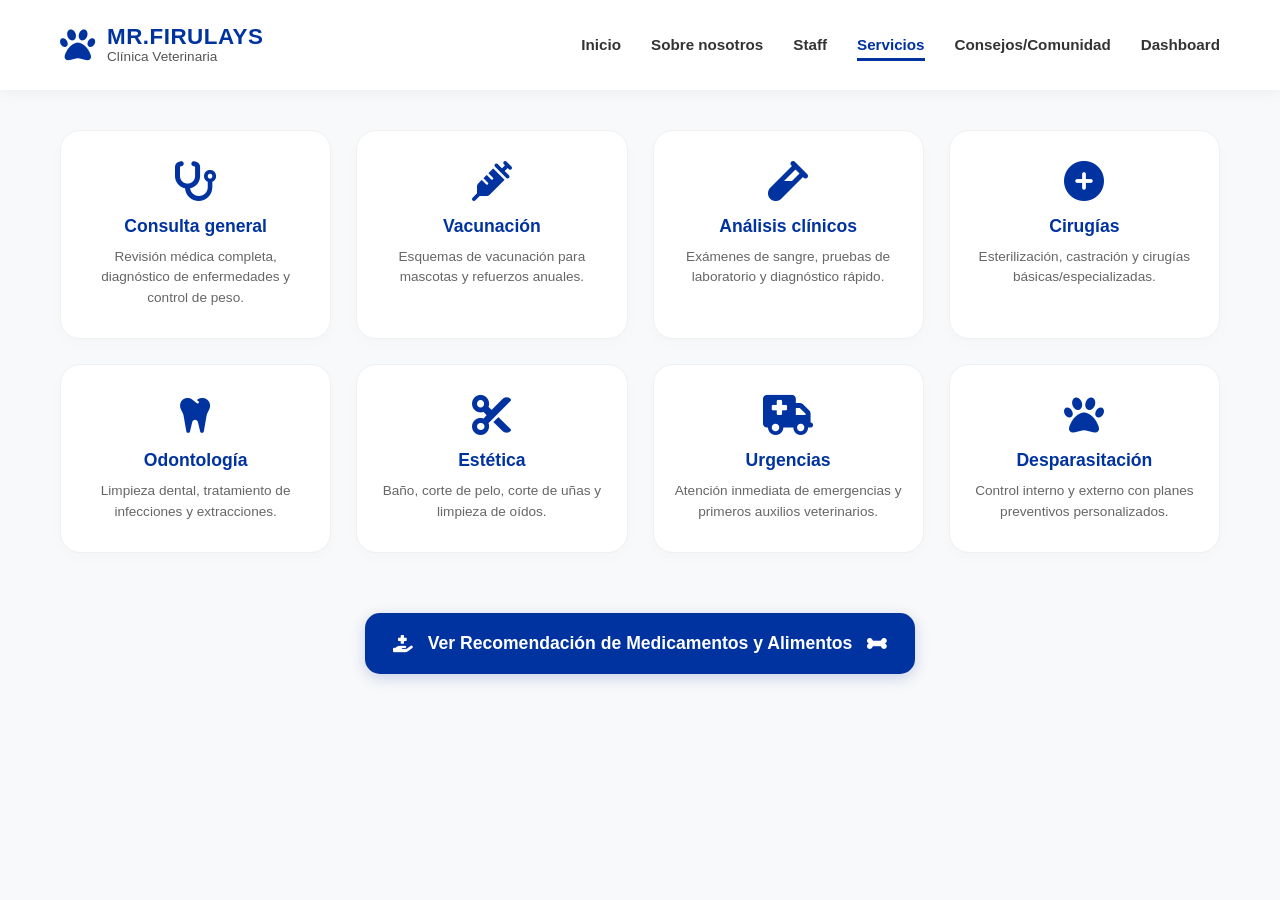
<file: servicios.html>
<!DOCTYPE html>
<html lang="es">
<head>
    <meta charset="UTF-8">
    <meta name="viewport" content="width=device-width, initial-scale=1.0">
    <title>Servicios | MR.FIRULAYS</title>
    <link href="https://fonts.googleapis.com/css2?family=Montserrat:wght@700;800&family=Poppins:wght@400;500;600;700&display=swap" rel="stylesheet">
    <link rel="stylesheet" href="https://cdnjs.cloudflare.com/ajax/libs/font-awesome/6.4.0/css/all.min.css">
    <link rel="stylesheet" href="css/servicios.css">
</head>
<body>

<header class="main-header">
    <nav class="navbar">
        <div class="logo">
            <i class="fas fa-paw logo-icon"></i>
            <div class="logo-text">
                <span>MR.FIRULAYS</span>
                <p class="sub-logo">Clínica Veterinaria</p>
            </div>
        </div>
        <ul class="nav-links">
            <li><a href="index.php" class="nav-link-item">Inicio</a></li>
            <li><a href="sobrenosotros.html" class="nav-link-item">Sobre nosotros</a></li>
            <li><a href="staff.html" class="nav-link-item">Staff</a></li>
            <li><a href="servicios.html" class="nav-link-item active">Servicios</a></li>
            <li><a href="consejocomunidad.php" class="nav-link-item">Consejos/Comunidad</a></li>
            <li><a href="dashboard.php" class="nav-link-item">Dashboard</a></li>
        </ul>
    </nav>
</header>

<main class="servicios-container">
    <section class="services-grid">
        <div class="service-card">
            <i class="fas fa-stethoscope"></i>
            <h3>Consulta general</h3>
            <p>Revisión médica completa, diagnóstico de enfermedades y control de peso.</p>
        </div>
        <div class="service-card">
            <i class="fas fa-syringe"></i>
            <h3>Vacunación</h3>
            <p>Esquemas de vacunación para mascotas y refuerzos anuales.</p>
        </div>
        <div class="service-card">
            <i class="fas fa-vial"></i>
            <h3>Análisis clínicos</h3>
            <p>Exámenes de sangre, pruebas de laboratorio y diagnóstico rápido.</p>
        </div>
        <div class="service-card">
            
            <i class="fas fa-plus-circle"></i>
            <h3>Cirugías</h3>
            <p>Esterilización, castración y cirugías básicas/especializadas.</p>
        </div>
        <div class="service-card">
            <i class="fas fa-tooth"></i>
            <h3>Odontología</h3>
            <p>Limpieza dental, tratamiento de infecciones y extracciones.</p>
        </div>
        <div class="service-card">
            <i class="fas fa-scissors"></i>
            <h3>Estética</h3>
            <p>Baño, corte de pelo, corte de uñas y limpieza de oídos.</p>
        </div>
        <div class="service-card">
            <i class="fas fa-truck-medical"></i>
            <h3>Urgencias</h3>
            <p>Atención inmediata de emergencias y primeros auxilios veterinarios.</p>
        </div>
        <div class="service-card">
            <i class="fas fa-paw"></i>
            <h3>Desparasitación</h3>
            <p>Control interno y externo con planes preventivos personalizados.</p>
        </div>
    </section>

    <button id="btnMostrarRecomendaciones" class="btn-primary-recommend">
<i class="fas fa-hand-holding-medical"></i> Ver Recomendación de Medicamentos y Alimentos
    <i class="fas fa-bone"></i>
    </button>

    <section id="recomendacionesSection" class="products-section hidden-section">
        <div class="section-header">
            <h2>Recomendación de Medicamentos</h2>
            <span class="warning-tag">Venta presencial únicamente</span>
        </div>
        
<div class="products-grid">

    <div class="product-card">
        <div class="product-img"><img src="img/nemex.jpg" alt="Nemex"></div>
        <div class="product-info">
            <h4>NEMEX-2</h4>
            <p>Desparasitante oral para cachorros</p>
            <span class="price">S/10.00</span>
        </div>
    </div>

    <div class="product-card">
        <div class="product-img"><img src="img/anxitane.jpg" alt="Anxitane"></div>
        <div class="product-info">
            <h4>ANXITANE</h4>
            <p>Suplemento natural anti estrés</p>
            <span class="price">S/30.00</span>
        </div>
    </div>

    <div class="product-card">
        <div class="product-img"><img src="img/moss.jpg" alt="Moss"></div>
        <div class="product-info">
            <h4>MOSS SPRAY</h4>
            <p>Spray antipulgas y garrapatas</p>
            <span class="price">S/35.00</span>
        </div>
    </div>

    <div class="product-card">
        <div class="product-img"><img src="img/proplan.jpg" alt="ProPlan"></div>
        <div class="product-info">
            <h4>PRO PLAN</h4>
            <p>Alimento premium alta proteína</p>
            <span class="price">S/85.00</span>
        </div>
    </div>

    <div class="product-card">
        <div class="product-img"><img src="img/royalcanin.jpg" alt="RoyalCanin"></div>
        <div class="product-info">
            <h4>ROYAL CANIN</h4>
            <p>Nutrición especializada felina</p>
            <span class="price">S/110.00</span>
        </div>
    </div>

    <div class="product-card">
        <div class="product-img"><img src="img/bravecto.jpg" alt="Bravecto"></div>
        <div class="product-info">
            <h4>BRAVECTO</h4>
            <p>Tableta masticable (12 semanas protección)</p>
            <span class="price">S/145.00</span>
        </div>
    </div>

    <div class="product-card">
        <div class="product-img"><img src="img/canvite.jpg" alt="Canvite"></div>
        <div class="product-info">
            <h4>CANVITE</h4>
            <p>Multivitamínico para el crecimiento</p>
            <span class="price">S/45.00</span>
        </div>
    </div>

    <div class="product-card">
        <div class="product-img"><img src="img/shampoo.jpg" alt="Shampoo"></div>
        <div class="product-info">
            <h4>DERMA-CLEAN</h4>
            <p>Shampoo medicado para piel sensible</p>
            <span class="price">S/28.00</span>
        </div>
    </div>

    <div class="product-card">
        <div class="product-img"><img src="img/dentastix.jpg" alt="Dentastix"></div>
        <div class="product-info">
            <h4>DENTASTIX</h4>
            <p>Cuidado dental diario (Snack)</p>
            <span class="price">S/15.00</span>
        </div>
    </div>

    <div class="product-card">
        <div class="product-img"><img src="img/drontal.jpg" alt="Drontal"></div>
        <div class="product-info">
            <h4>DRONTAL PLUS</h4>
            <p>Desparasitante interno de amplio espectro</p>
            <span class="price">S/25.00</span>
        </div>
    </div>
    <div class="product-card">
    <div class="product-img">
        <img src="img/collar.jpg" alt="Collar Reflectante">
    </div>
    <div class="product-info">
        <h4>Collar Reflectante Neon</h4>
        <p>Ajustable con placa de identificación</p>
        <span class="price">S/25.00</span>
    </div>
</div>

<div class="product-card">
    <div class="product-img">
        <img src="img/juguete.jpg" alt="Juguete Mordedor">
    </div>
    <div class="product-info">
        <h4>Mordedor de Caucho</h4>
        <p>Resistente y ayuda a la limpieza dental</p>
        <span class="price">S/18.50</span>
    </div>
</div>

</div>

        <button id="btnOcultarRecomendaciones" class="btn-close-clean">
            <i class="fas fa-times"></i> Ocultar catálogo
        </button>
    </section>
</main>

<script src="js/servicios.js"></script>
</body>
</html>
</file>
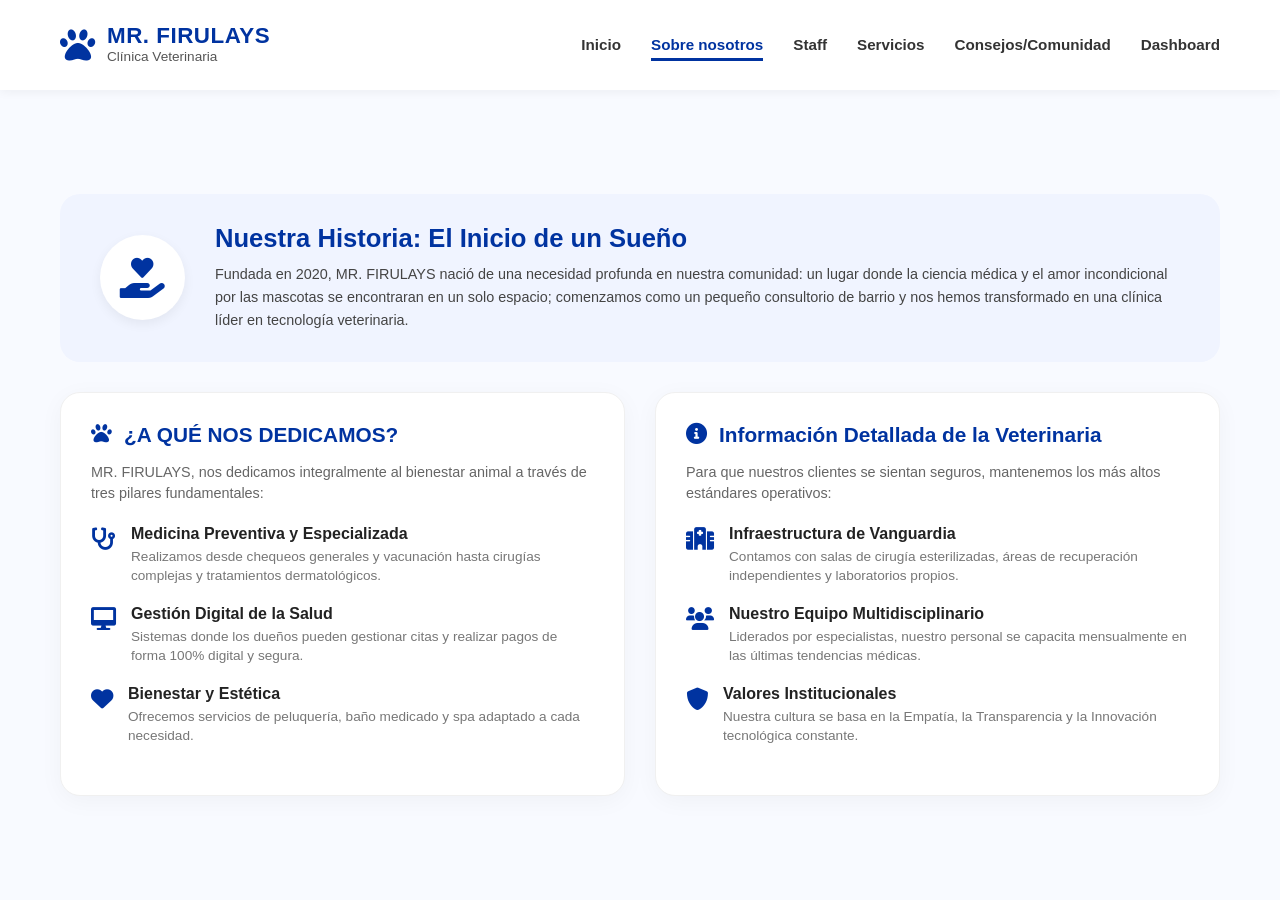
<file: sobrenosotros.html>
<!DOCTYPE html>
<html lang="es">
<head>
    <meta charset="UTF-8">
    <meta name="viewport" content="width=device-width, initial-scale=1.0">
    <title>Sobre Nosotros - MR. FIRULAYS</title>
    <link rel="stylesheet" href="https://cdnjs.cloudflare.com/ajax/libs/font-awesome/6.0.0/css/all.min.css">
        <link rel="stylesheet" href="css/sobrenosotros.css">
</head>
<body>

    <nav>
        <div class="nav-container">
            <a href="#" class="nav-logo">
                <i class="fas fa-paw"></i>
                <div class="brand-info">
                    <h1>MR. FIRULAYS</h1>
                    <span>Clínica Veterinaria</span>
                </div>
            </a>
            <ul class="nav-links">
                <li><a href="index.php">Inicio</a></li>
                <li><a href="sobrenosotros.html" class="active">Sobre nosotros</a></li>
                <li><a href="staff.html">Staff</a></li>
                <li><a href="servicios.html">Servicios</a></li>
                <li><a href="consejocomunidad.php">Consejos/Comunidad</a></li>
                <li><a href="dashboard.php">Dashboard</a></li>
            </ul>
        </div>
    </nav>

    <main class="viewport-container">
        <section class="history-banner">
            <div class="icon-box">
                <i class="fas fa-hand-holding-heart"></i>
            </div>
            <div class="text-box">
                <h2>Nuestra Historia: El Inicio de un Sueño</h2>
                <p>Fundada en 2020, MR. FIRULAYS nació de una necesidad profunda en nuestra comunidad: un lugar donde la ciencia médica y el amor incondicional por las mascotas se encontraran en un solo espacio; comenzamos como un pequeño consultorio de barrio y nos hemos transformado en una clínica líder en tecnología veterinaria.</p>
            </div>
        </section>

        <div class="content-grid">
            <div class="card">
                <h3><i class="fas fa-paw"></i> ¿A QUÉ NOS DEDICAMOS?</h3>
                <p class="intro">MR. FIRULAYS, nos dedicamos integralmente al bienestar animal a través de tres pilares fundamentales:</p>
                <div class="feature">
                    <i class="fas fa-stethoscope"></i>
                    <div>
                        <h4>Medicina Preventiva y Especializada</h4>
                        <p>Realizamos desde chequeos generales y vacunación hasta cirugías complejas y tratamientos dermatológicos.</p>
                    </div>
                </div>
                <div class="feature">
                    <i class="fas fa-desktop"></i>
                    <div>
                        <h4>Gestión Digital de la Salud</h4>
                        <p>Sistemas donde los dueños pueden gestionar citas y realizar pagos de forma 100% digital y segura.</p>
                    </div>
                </div>
                <div class="feature">
                    <i class="fas fa-heart"></i>
                    <div>
                        <h4>Bienestar y Estética</h4>
                        <p>Ofrecemos servicios de peluquería, baño medicado y spa adaptado a cada necesidad.</p>
                    </div>
                </div>
            </div>

            <div class="card">
                <h3><i class="fas fa-info-circle"></i> Información Detallada de la Veterinaria</h3>
                <p class="intro">Para que nuestros clientes se sientan seguros, mantenemos los más altos estándares operativos:</p>
                <div class="feature">
                    <i class="fas fa-hospital"></i>
                    <div>
                        <h4>Infraestructura de Vanguardia</h4>
                        <p>Contamos con salas de cirugía esterilizadas, áreas de recuperación independientes y laboratorios propios.</p>
                    </div>
                </div>
                <div class="feature">
                    <i class="fas fa-users"></i>
                    <div>
                        <h4>Nuestro Equipo Multidisciplinario</h4>
                        <p>Liderados por especialistas, nuestro personal se capacita mensualmente en las últimas tendencias médicas.</p>
                    </div>
                </div>
                <div class="feature">
                    <i class="fas fa-shield-alt"></i>
                    <div>
                        <h4>Valores Institucionales</h4>
                        <p>Nuestra cultura se basa en la Empatía, la Transparencia y la Innovación tecnológica constante.</p>
                    </div>
                </div>
            </div>
        </div>
    </main>

</body>
</html>
</file>
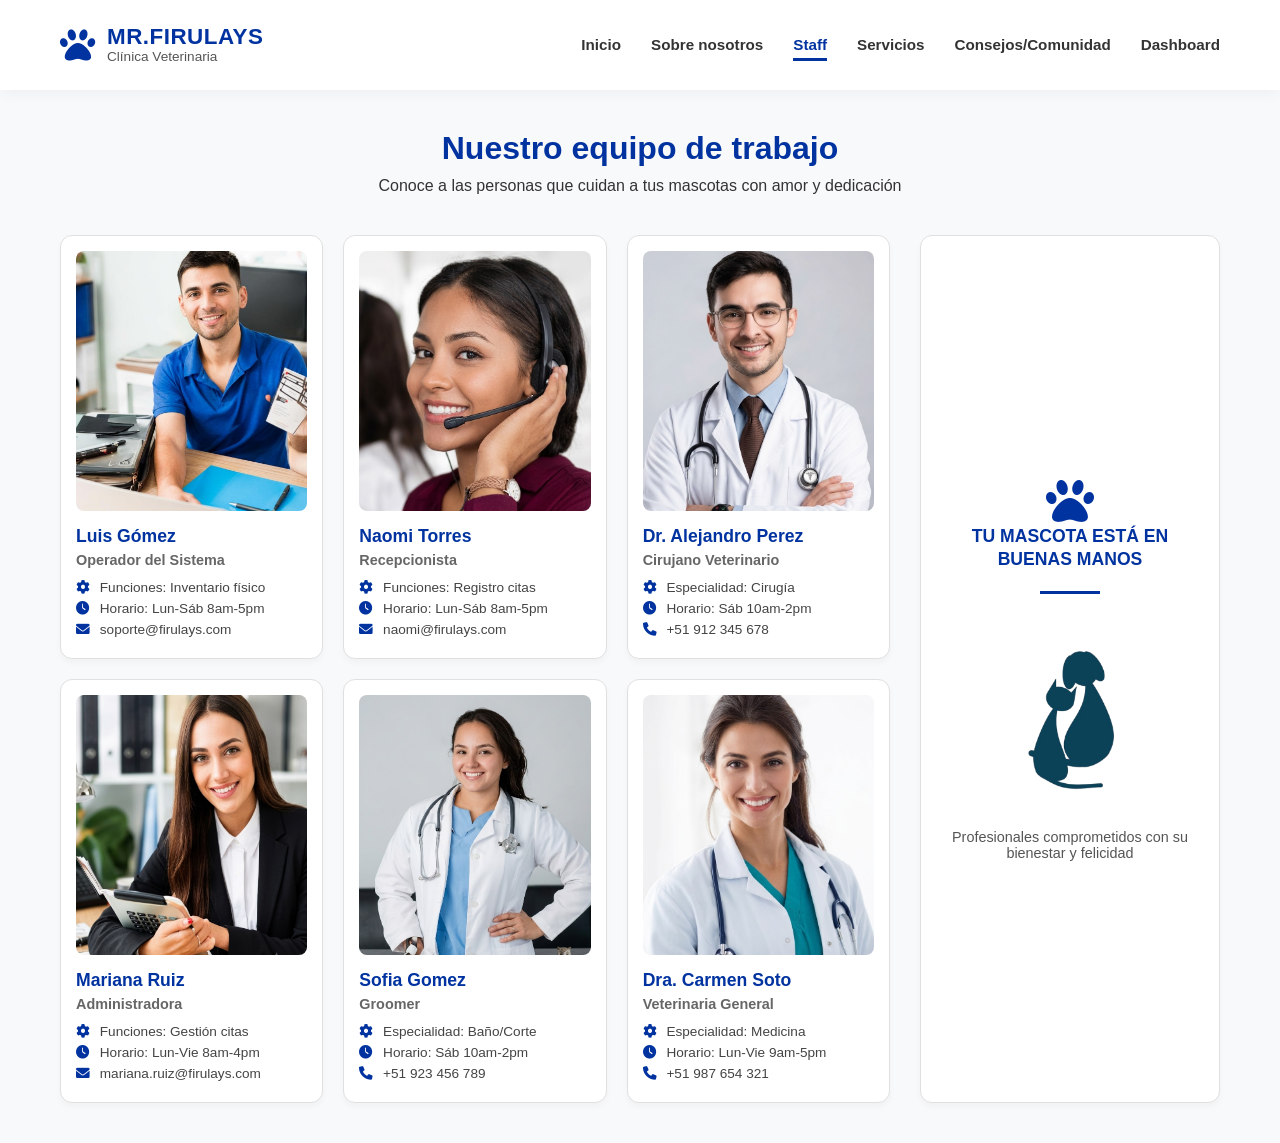
<file: staff.html>
<!DOCTYPE html>
<html lang="es">
<head>
    <meta charset="UTF-8">
    <meta name="viewport" content="width=device-width, initial-scale=1.0">
    <title>Staff - Clínica Veterinaria MR. FIRULAYS</title>
    <link rel="stylesheet" href="https://cdnjs.cloudflare.com/ajax/libs/font-awesome/6.0.0/css/all.min.css">
    <link rel="stylesheet" href="css/staff.css">
</head>
<body>

<header class="main-header">
    <nav class="navbar">
        <div class="logo">
            <i class="fas fa-paw logo-icon"></i>
            <div class="logo-text">
                <span>MR.FIRULAYS</span>
                <p class="sub-logo">Clínica Veterinaria</p>
            </div>
        </div>
        <ul class="nav-links">
            <li><a href="index.php" class="nav-link-item">Inicio</a></li>
            <li><a href="sobrenosotros.html" class="nav-link-item">Sobre nosotros</a></li>
            <li><a href="staff.html" class="nav-link-item active">Staff</a></li>
            <li><a href="servicios.html" class="nav-link-item">Servicios</a></li>
            <li><a href="consejocomunidad.php" class="nav-link-item">Consejos/Comunidad</a></li>
            <li><a href="dashboard.php" class="nav-link-item">Dashboard</a></li>
        </ul>
    </nav>
</header>

<main class="staff-container">
    <div class="staff-header">
        <h1>Nuestro equipo de trabajo</h1>
        <p>Conoce a las personas que cuidan a tus mascotas con amor y dedicación</p>
    </div>

    <div class="main-content-layout">
        <div class="staff-grid">
            <div class="staff-card">
                <img src="img/luis.jpg" alt="Luis Gómez">
                <div class="staff-info">
                    <h3>Luis Gómez</h3>
                    <p class="role">Operador del Sistema</p>
                    <div class="details">
                        <span><i class="fas fa-cog"></i> Funciones: Inventario físico</span>
                        <span><i class="fas fa-clock"></i> Horario: Lun-Sáb 8am-5pm</span>
                        <span><i class="fas fa-envelope"></i> soporte@firulays.com</span>
                    </div>
                </div>
            </div>
            <div class="staff-card">
                <img src="img/naomi.jpg" alt="Naomi Torres">
                <div class="staff-info">
                    <h3>Naomi Torres</h3>
                    <p class="role">Recepcionista</p>
                    <div class="details">
                        <span><i class="fas fa-cog"></i> Funciones: Registro citas</span>
                        <span><i class="fas fa-clock"></i> Horario: Lun-Sáb 8am-5pm</span>
                        <span><i class="fas fa-envelope"></i> naomi@firulays.com</span>
                    </div>
                </div>
            </div>
            <div class="staff-card">
                <img src="img/alejandro.jpg" alt="Alejandro Perez">
                <div class="staff-info">
                    <h3>Dr. Alejandro Perez</h3>
                    <p class="role">Cirujano Veterinario</p>
                    <div class="details">
                        <span><i class="fas fa-cog"></i> Especialidad: Cirugía</span>
                        <span><i class="fas fa-clock"></i> Horario: Sáb 10am-2pm</span>
                        <span><i class="fas fa-phone"></i> +51 912 345 678</span>
                    </div>
                </div>
            </div>
            <div class="staff-card">
                <img src="img/mariana.jpg" alt="Mariana Ruiz">
                <div class="staff-info">
                    <h3>Mariana Ruiz</h3>
                    <p class="role">Administradora</p>
                    <div class="details">
                        <span><i class="fas fa-cog"></i> Funciones: Gestión citas</span>
                        <span><i class="fas fa-clock"></i> Horario: Lun-Vie 8am-4pm</span>
                        <span><i class="fas fa-envelope"></i> mariana.ruiz@firulays.com</span>
                    </div>
                </div>
            </div>
            <div class="staff-card">
                <img src="img/sofia.jpg" alt="Sofia Gomez">
                <div class="staff-info">
                    <h3>Sofia Gomez</h3>
                    <p class="role">Groomer</p>
                    <div class="details">
                        <span><i class="fas fa-cog"></i> Especialidad: Baño/Corte</span>
                        <span><i class="fas fa-clock"></i> Horario: Sáb 10am-2pm</span>
                        <span><i class="fas fa-phone"></i> +51 923 456 789</span>
                    </div>
                </div>
            </div>
            <div class="staff-card">
                <img src="img/carmen.jpg" alt="Carmen Soto">
                <div class="staff-info">
                    <h3>Dra. Carmen Soto</h3>
                    <p class="role">Veterinaria General</p>
                    <div class="details">
                        <span><i class="fas fa-cog"></i> Especialidad: Medicina</span>
                        <span><i class="fas fa-clock"></i> Horario: Lun-Vie 9am-5pm</span>
                        <span><i class="fas fa-phone"></i> +51 987 654 321</span>
                    </div>
                </div>
            </div>
        </div>

        <aside class="staff-sidebar">
            <div class="banner-card">
                <i class="fas fa-paw fa-3x" style="color: #0033a0;"></i>
                <h2>TU MASCOTA ESTÁ EN BUENAS MANOS</h2>
                <div class="banner-divider"></div>
                <img src="img/mascota.png" alt="Mascotas" class="banner-illustration">
                <p>Profesionales comprometidos con su bienestar y felicidad</p>
            </div>
        </aside>
    </div>
</main>

</body>
</html>
</file>
<file: css/servicios.css>
* {
    margin: 0;
    padding: 0;
    box-sizing: border-box;
    font-family: 'Segoe UI', Tahoma, Geneva, Verdana, sans-serif;
}


body {
    background-color: #f8f9fa; 
    color: #333; 
    overflow-x: hidden; 
    
}
::-webkit-scrollbar {
    display: none;
}


html {
    scrollbar-width: none;
}

body {
    -ms-overflow-style: none;
}

.main-header {
    background-color: #ffffff;
    height: 90px;
    display: flex;
    align-items: center;
    box-shadow: 0 2px 15px rgba(0,0,0,0.05);
    position: sticky;
    top: 0;
    z-index: 1000;
    width: 100%;
}

.navbar {
    width: 100%;
    max-width: 1200px;
    margin: 0 auto;
    padding: 0 20px;
    display: flex;
    justify-content: space-between;
    align-items: center;
}

.logo {
    display: flex;
    align-items: center;
    gap: 12px;
    text-decoration: none;
}

.logo-icon {
    font-size: 2.2rem;
    color: #0033a0;
}

.logo-text span {
    font-size: 1.4rem;
    font-weight: 800;
    color: #0033a0;
    line-height: 1;
    text-transform: uppercase;
    letter-spacing: 0.5px;
}

.sub-logo {
    font-size: 0.85rem;
    color: #555;
    font-weight: 400;
}

.nav-links {
    display: flex;
    list-style: none;
    gap: 30px;
}

.nav-link-item {
    text-decoration: none;
    color: #333;
    font-weight: 600;
    font-size: 0.95rem;
    transition: 0.3s;
    padding-bottom: 5px;
}

.nav-link-item.active,
.nav-link-item:hover {
    color: #0033a0;
    border-bottom: 3px solid #0033a0;
}


.servicios-container {
    max-width: 1200px;
    margin: 40px auto;
    padding: 0 20px;
}

.services-grid {
    display: grid;
    grid-template-columns: repeat(4, 1fr);
    gap: 25px;
    margin-bottom: 60px;
}

.service-card {
    background: white;
    border-radius: 20px;
    padding: 30px 20px;
    text-align: center;
    border: 1px solid #f0f0f0;
    box-shadow: 0 5px 15px rgba(0,0,0,0.02);
    transition: 0.3s;
}

.service-card:hover {
    transform: translateY(-5px);
    box-shadow: 0 10px 25px rgba(0,51,160,0.08);
}

.service-card i {
    font-size: 2.5rem;
    color: #0033a0;
    margin-bottom: 15px;
    display: block;
}

.service-card h3 {
    color: #0033a0;
    font-size: 1.1rem;
    font-weight: 700;
    margin-bottom: 10px;
}

.service-card p {
    color: #666;
    font-size: 0.85rem;
    line-height: 1.5;
}


.btn-primary-recommend {
    display: flex;
    align-items: center;
    justify-content: center;
    gap: 15px;
    width: 100%;
    max-width: 550px;
    margin: 60px auto; 
    background: #0033a0;
    color: white;
    border: none;
    padding: 20px;
    border-radius: 15px;
    font-size: 1.1rem;
    font-weight: 700;
    cursor: pointer;
    transition: all 0.3s ease;
    box-shadow: 0 4px 15px rgba(0, 51, 160, 0.2);
}

.btn-primary-recommend:hover {
    background-color: #002575;
    transform: scale(1.02);
    box-shadow: 0 6px 20px rgba(0, 51, 160, 0.3);
}

.products-section {
    background: white;
    border-radius: 20px;
    padding: 60px 40px; 
    margin-top: 20px;
    box-shadow: 0 10px 30px rgba(0,0,0,0.05);
}

.section-header {
    text-align: center;
    margin-bottom: 40px; 
}

.section-header h2 {
    color: #0033a0;
    margin-bottom: 15px;
}

.warning-tag {
    background-color: #fff0f0; 
    color: #d9534f;           
    padding: 10px 25px;
    border-radius: 20px;
    font-size: 0.85rem;
    font-weight: 700;
    text-transform: uppercase;
    display: table;
    margin: 0 auto 30px auto; 
    border: 1px solid #f8d7da;
}

.products-grid {
    display: grid;
    grid-template-columns: repeat(3, 1fr); 
    gap: 35px; 
}

.product-card {
    background: #f8faff;
    border-radius: 15px;
    padding: 20px;
    display: flex;
    align-items: center;
    gap: 20px;
    border: 1px solid #eee;
    height: 140px; 
    transition: 0.3s;
}

.product-card:hover {
    border-color: #0033a0;
    background: #fff;
}

.product-img {
    width: 85px !important;
    height: 85px !important;
    min-width: 85px;
    background: white;
    border-radius: 10px;
    display: flex;
    align-items: center;
    justify-content: center;
    overflow: hidden;
    padding: 8px;
    border: 1px solid #f0f0f0;
}

.product-img img {
    max-width: 100%;
    max-height: 100%;
    object-fit: contain;
}

.product-info h4 {
    font-size: 0.95rem;
    color: #0033a0;
    margin-bottom: 5px;
}

.product-info p {
    font-size: 0.8rem;
    color: #666;
    line-height: 1.3;
}

.price {
    color: #333;
    font-weight: 800;
    font-size: 1.1rem;
    display: block;
    margin-top: 8px;
}

.btn-close-clean {
    display: flex;
    margin: 40px auto 0;
    background-color: #0033a0;
    color: #ffffff;
    border: none;
    padding: 14px 35px;
    border-radius: 12px;
    font-weight: 600;
    cursor: pointer;
    transition: 0.3s;
    align-items: center;
    gap: 10px;
}

.btn-close-clean:hover {
    background-color: #002575;
}

.hidden-section {
    display: none;
}

@media (max-width: 1100px) {
    .services-grid { grid-template-columns: repeat(2, 1fr); }
    .products-grid { grid-template-columns: repeat(2, 1fr); }
}

@media (max-width: 700px) {
    .services-grid { grid-template-columns: 1fr; }
    .products-grid { grid-template-columns: 1fr; }
    .navbar { flex-direction: column; height: auto; padding: 15px; gap: 15px; }
}
</file>
<file: css/sobrenosotros.css>
* {
    margin: 0;
    padding: 0;
    box-sizing: border-box;
    font-family: 'Segoe UI', Tahoma, Geneva, Verdana, sans-serif;
}

html, body {
    height: 100%;
    width: 100%;
    overflow: hidden; 
    background-color: #f8faff;
}

nav {
    background-color: #ffffff;
    height: 90px; 
    display: flex;
    align-items: center;
    box-shadow: 0 2px 10px rgba(0,0,0,0.05);
    width: 100%;
}

.nav-container {
    width: 100%;
    max-width: 1200px; 
    margin: 0 auto;
    padding: 0 20px;
    display: flex;
    justify-content: space-between; 
    align-items: center;
}

.nav-logo {
    display: flex;
    align-items: center;
    gap: 12px;
    text-decoration: none;
    color: #0033a0;
}

.nav-logo i {
    font-size: 2.2rem;
}

.brand-info h1 {
    font-size: 1.4rem;
    font-weight: 800;
    line-height: 1;
    text-transform: uppercase;
    letter-spacing: 0.5px;
}

.brand-info span {
    font-size: 0.85rem;
    color: #555;
    font-weight: 400;
}

.nav-links {
    list-style: none;
    display: flex;
    gap: 30px;
}

.nav-links a {
    text-decoration: none;
    color: #333;
    font-weight: 600;
    font-size: 0.95rem;
    transition: color 0.3s ease;
}

.nav-links a:hover, .nav-links a.active {
    color: #0033a0;
    border-bottom: 3px solid #0033a0;
    padding-bottom: 5px;
}


.viewport-container {
    height: calc(100vh - 90px); 
    max-width: 1200px;
    margin: 0 auto;
    padding: 30px 20px;
    display: flex;
    flex-direction: column;
    justify-content: center;
}

.history-banner {
    background-color: #f0f4ff;
    border-radius: 20px;
    padding: 30px 40px;
    display: flex;
    align-items: center;
    gap: 30px;
    margin-bottom: 30px;
}

.icon-box {
    background: white;
    width: 85px;
    height: 85px;
    border-radius: 50%;
    display: flex;
    justify-content: center;
    align-items: center;
    flex-shrink: 0;
    box-shadow: 0 4px 12px rgba(0,0,0,0.06);
}

.icon-box i {
    font-size: 2.5rem;
    color: #0033a0;
}

.text-box h2 {
    color: #0033a0;
    font-size: 1.6rem;
    margin-bottom: 10px;
}

.text-box p {
    font-size: 0.9rem;
    color: #444;
    line-height: 1.6;
}

.content-grid {
    display: grid;
    grid-template-columns: 1fr 1fr;
    gap: 30px;
}

.card {
    background: white;
    border-radius: 20px;
    padding: 30px;
    box-shadow: 0 5px 25px rgba(0,0,0,0.04);
    border: 1px solid #f0f0f0;
}

.card h3 {
    color: #0033a0;
    font-size: 1.3rem;
    margin-bottom: 15px;
    display: flex;
    align-items: center;
    gap: 12px;
}

.intro {
    font-size: 0.9rem;
    color: #666;
    margin-bottom: 20px;
    line-height: 1.5;
}

.feature {
    display: flex;
    gap: 15px;
    margin-bottom: 20px;
}

.feature i {
    color: #0033a0;
    font-size: 1.4rem;
    margin-top: 3px;
}

.feature h4 {
    font-size: 1rem;
    color: #222;
    margin-bottom: 4px;
    font-weight: 700;
}

.feature p {
    font-size: 0.85rem;
    color: #777;
    line-height: 1.4;
}
</file>
<file: css/staff.css>
* { 
    margin: 0; 
    padding: 0; 
    box-sizing: border-box; 
    font-family: 'Segoe UI', Tahoma, sans-serif; 
}

body { 
    background-color: #f8f9fa; 
    color: #333; 
    overflow-x: hidden; 
}

::-webkit-scrollbar {
    display: none;
}

html {
    scrollbar-width: none;
}


body {
    -ms-overflow-style: none;
}

.main-header {
    background-color: #ffffff;
    height: 90px;
    display: flex;
    align-items: center;
    box-shadow: 0 2px 15px rgba(0,0,0,0.05);
    position: sticky;
    top: 0;
    z-index: 1000;
    width: 100%;
}

.navbar {
    width: 100%;
    max-width: 1200px;
    margin: 0 auto;
    padding: 0 20px;
    display: flex;
    justify-content: space-between;
    align-items: center;
}

.logo {
    display: flex;
    align-items: center;
    gap: 12px;
    text-decoration: none;
}

.logo-icon {
    font-size: 2.2rem;
    color: #0033a0;
}

.logo-text span {
    font-size: 1.4rem;
    font-weight: 800;
    color: #0033a0;
    line-height: 1;
    text-transform: uppercase;
    letter-spacing: 0.5px;
}

.sub-logo {
    font-size: 0.85rem;
    color: #555;
    font-weight: 400;
}

.nav-links {
    display: flex;
    list-style: none;
    gap: 30px;
}

.nav-link-item {
    text-decoration: none;
    color: #333;
    font-weight: 600;
    font-size: 0.95rem;
    transition: 0.3s;
    padding-bottom: 5px;
}

.nav-link-item.active,
.nav-link-item:hover {
    color: #0033a0;
    border-bottom: 3px solid #0033a0;
}

.staff-container { 
    max-width: 1200px; 
    margin: 40px auto; 
    padding: 0 20px; 
}
.staff-header { text-align: center; margin-bottom: 40px; }
.staff-header h1 { color: #0033a0; font-size: 2rem; margin-bottom: 10px; }


.main-content-layout {
    display: grid;
    grid-template-columns: 1fr 300px;
    gap: 30px;
    align-items: stretch;
}

.staff-grid {
    display: grid;
    grid-template-columns: repeat(3, 1fr);
    gap: 20px;
}

.staff-card {
    background: white;
    padding: 15px;
    border-radius: 12px;
    border: 1px solid #e0e0e0;
    display: flex;
    flex-direction: column;
    box-shadow: 0 4px 6px rgba(0,0,0,0.03);
}

.staff-card img {
    width: 100%;
    height: 260Px; 
    object-fit: cover;
    object-position: 50% 15%; 
    border-radius: 8px;
    margin-bottom: 15px;
}

.staff-info h3 { color: #0033a0; font-size: 1.1rem; margin-bottom: 5px; }
.role { font-size: 0.9rem; color: #666; margin-bottom: 12px; font-weight: 600; }
.details span { display: block; font-size: 0.85rem; margin-bottom: 6px; color: #444; }
.details i { width: 20px; color: #0033a0; }

.staff-sidebar { 
    display: flex;
    flex-direction: column;
}

.banner-card {
    background: #ffffff;
    padding: 30px;
    border-radius: 12px;
    border: 1px solid #e0e0e0;
    text-align: center;
    box-shadow: 0 4px 6px rgba(0,0,0,0.03);
    height: 100%; 
    display: flex;
    flex-direction: column;
    justify-content: center;
    align-items: center;
}

.banner-divider { height: 3px; background: #0033a0; width: 60px; margin: 20px auto; }
.banner-illustration { width: 100%; max-width: 180px; margin: 10px 0; }
.banner-card h2 { font-size: 1.1rem; color: #0033a0; text-transform: uppercase; line-height: 1.3; }
.banner-card p { font-size: 0.9rem; color: #555; margin-top: 15px; }
</file>
